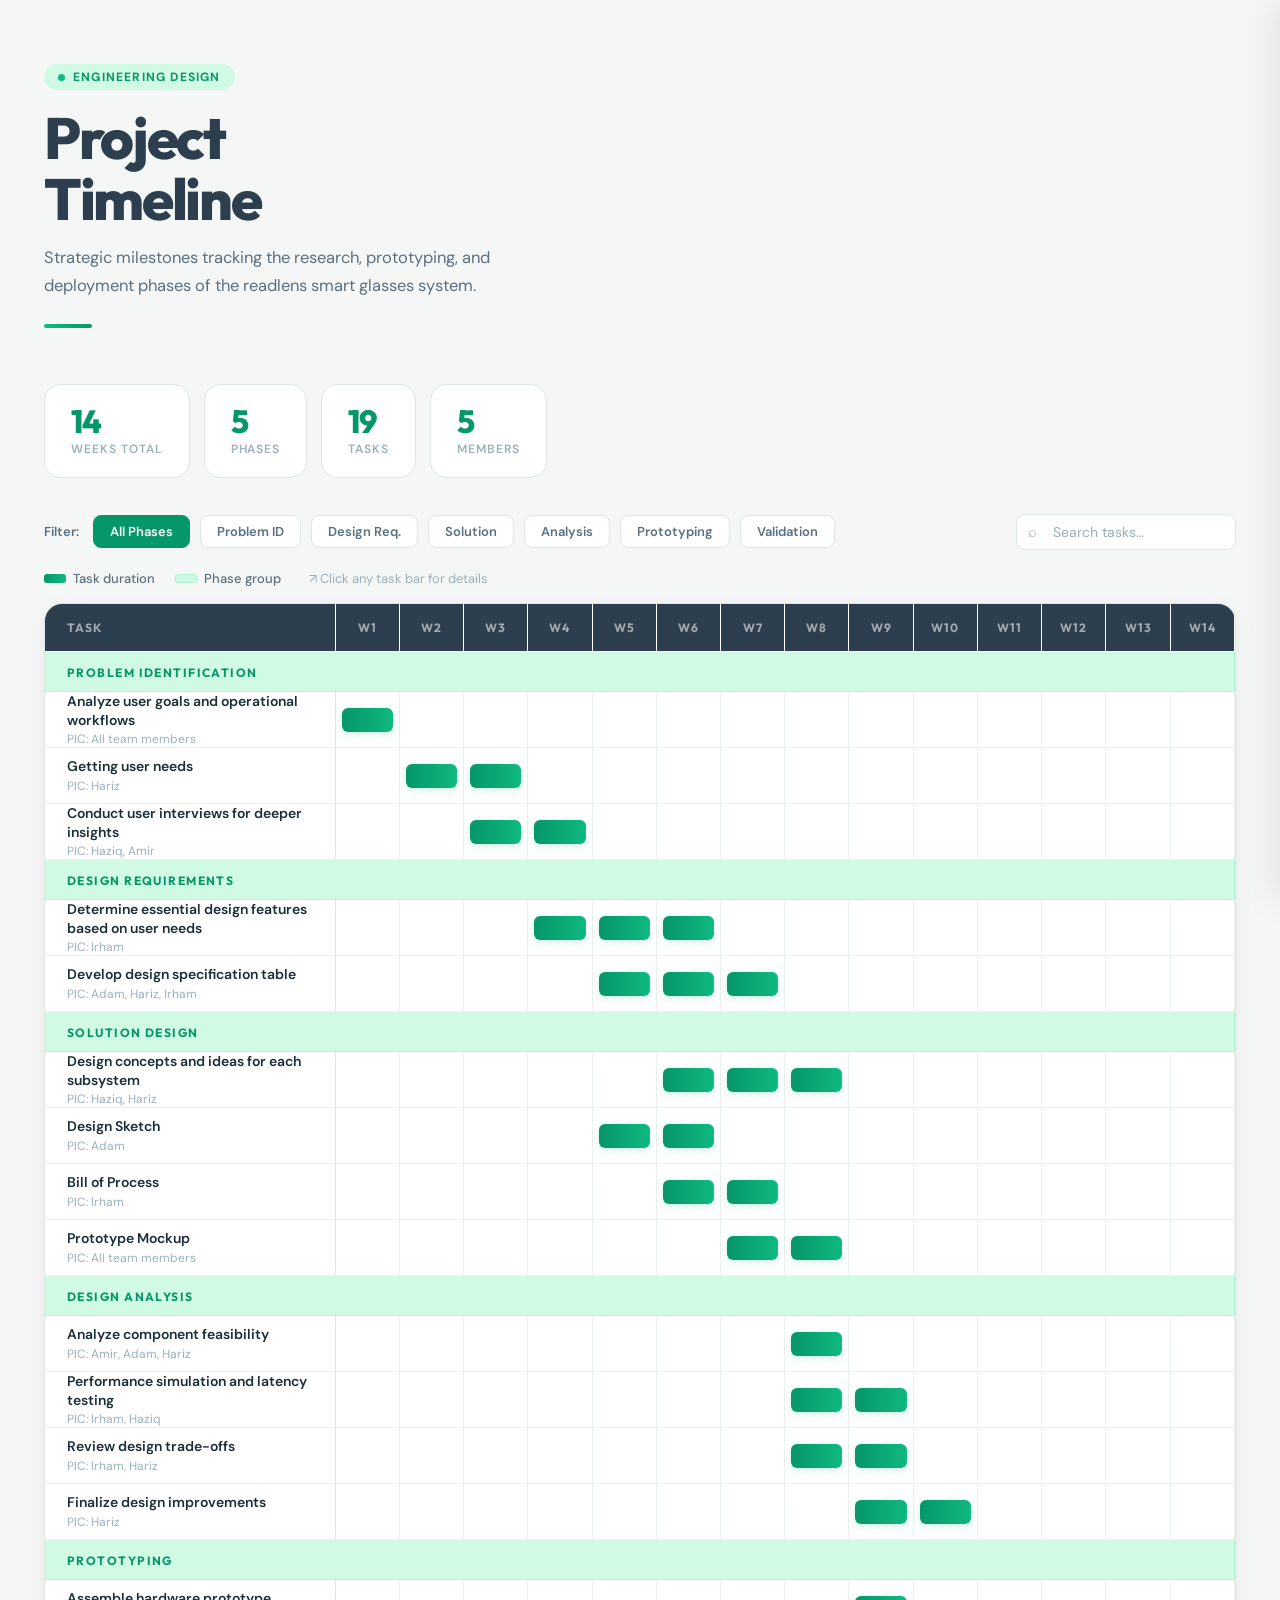
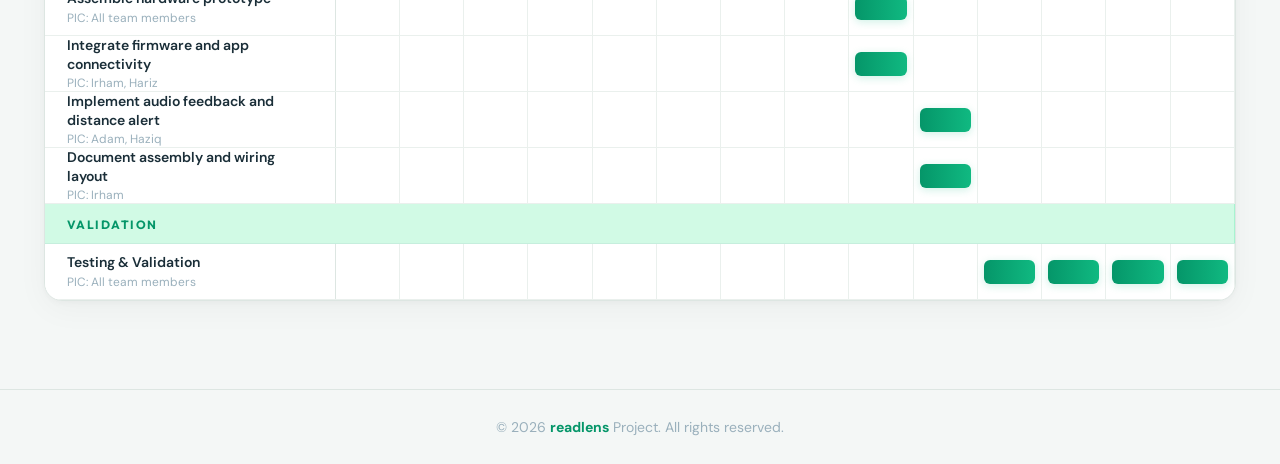
<file: gantt_chart.html>
<!DOCTYPE html>
<html lang="en">
<head>
<meta charset="UTF-8">
<meta name="viewport" content="width=device-width, initial-scale=1.0">
<title>readlens — Project Timeline</title>
<link href="https://fonts.googleapis.com/css2?family=DM+Sans:wght@300;400;500;600;700&family=Outfit:wght@400;600;700;800&display=swap" rel="stylesheet">
<style>
*, *::before, *::after { box-sizing: border-box; margin: 0; padding: 0; }

:root {
  --white:   #ffffff;
  --bg:      #f4f7f6;
  --bg2:     #edf2f0;
  --slate:   #2d3f4e;
  --slate2:  #3d5260;
  --slate-l: #647d8e;
  --slate-xl: #a0b4bf;
  --em:      #10b981;
  --em2:     #059669;
  --em3:     #d1fae5;
  --em4:     #a7f3d0;
  --border:  #dde6e2;
  --border2: #eaf0ed;
  --text:    #1a2e38;
  --muted:   #5a7080;
  --faint:   #9ab0bc;
  --label-w: 280px;
  --wk-w:    62px;
  --row-h:   56px;
  --cat-h:   40px;
}

html { scroll-behavior: smooth; }

body {
  background: var(--bg);
  color: var(--text);
  font-family: 'DM Sans', sans-serif;
  min-height: 100vh;
}

/* ── NAV ── */
nav {
  position: sticky; top: 0; z-index: 200;
  height: 68px;
  background: rgba(255,255,255,0.94);
  backdrop-filter: blur(14px);
  border-bottom: 1px solid var(--border);
  display: flex; align-items: center;
  padding: 0 44px; gap: 0;
  box-shadow: 0 1px 0 rgba(0,0,0,0.04);
}

.nav-logo {
  font-family: 'Outfit', sans-serif;
  font-size: 20px; font-weight: 800;
  color: var(--slate); text-decoration: none;
  letter-spacing: -0.03em; margin-right: auto;
}
.nav-logo span { color: var(--em); }

.nav-links { display: flex; gap: 2px; list-style: none; }
.nav-links a {
  color: var(--muted); text-decoration: none;
  font-size: 14px; font-weight: 500;
  padding: 7px 15px; border-radius: 8px;
  transition: color .18s, background .18s;
}
.nav-links a:hover { color: var(--slate); background: var(--bg2); }
.nav-links a.active { color: var(--em2); background: var(--em3); }

/* ── PAGE ── */
.page { max-width: 1380px; margin: 0 auto; padding: 64px 44px 88px; }

/* ── HERO ── */
.hero {
  margin-bottom: 56px;
  opacity: 0; animation: fadeUp .7s ease forwards .05s;
  display: grid; grid-template-columns: 1fr auto; gap: 32px; align-items: end;
}

.hero-left {}

.hero-tag {
  display: inline-flex; align-items: center; gap: 8px;
  background: var(--em3); color: var(--em2);
  font-size: 12px; font-weight: 700;
  letter-spacing: .1em; text-transform: uppercase;
  padding: 5px 14px; border-radius: 999px;
  margin-bottom: 18px;
}
.hero-tag-dot { width: 7px; height: 7px; border-radius: 50%; background: var(--em); }

.hero h1 {
  font-family: 'Outfit', sans-serif;
  font-size: clamp(36px, 5vw, 58px);
  font-weight: 800; letter-spacing: -.04em;
  color: var(--slate); line-height: 1.05;
}

.hero p {
  margin-top: 14px; color: var(--muted);
  font-size: 16.5px; line-height: 1.7;
  max-width: 480px; font-weight: 400;
}

.hero-accent {
  width: 48px; height: 4px;
  background: linear-gradient(90deg, var(--em), var(--em2));
  border-radius: 2px; margin-top: 24px;
}

/* ── STAT CARDS ── */
.stats-row {
  display: flex; gap: 14px; flex-wrap: wrap;
  margin-bottom: 36px;
  opacity: 0; animation: fadeUp .7s ease forwards .15s;
}

.stat {
  background: var(--white);
  border: 1px solid var(--border);
  border-radius: 16px;
  padding: 20px 26px;
  display: flex; flex-direction: column; gap: 4px;
  cursor: default;
  transition: transform .2s ease, box-shadow .2s ease, border-color .2s;
  position: relative; overflow: hidden;
}

.stat::before {
  content: '';
  position: absolute; top: 0; left: 0; right: 0; height: 3px;
  background: linear-gradient(90deg, var(--em), var(--em2));
  border-radius: 16px 16px 0 0;
  transform: scaleX(0); transform-origin: left;
  transition: transform .3s ease;
}

.stat:hover { transform: translateY(-3px); box-shadow: 0 8px 24px rgba(16,185,129,.12); border-color: var(--em4); }
.stat:hover::before { transform: scaleX(1); }

.stat-num {
  font-family: 'Outfit', sans-serif;
  font-size: 32px; font-weight: 800;
  letter-spacing: -.04em; color: var(--em2);
  line-height: 1;
}

.stat-label {
  font-size: 12px; font-weight: 600;
  color: var(--faint); text-transform: uppercase; letter-spacing: .08em;
}

/* ── FILTERS / CONTROLS ── */
.controls {
  display: flex; gap: 10px; align-items: center; flex-wrap: wrap;
  margin-bottom: 20px;
  opacity: 0; animation: fadeUp .7s ease forwards .22s;
}

.filter-label {
  font-size: 13px; font-weight: 600; color: var(--muted);
  margin-right: 4px;
}

.filter-btn {
  padding: 7px 16px;
  border-radius: 8px;
  border: 1.5px solid var(--border);
  background: var(--white);
  color: var(--muted);
  font-family: 'DM Sans', sans-serif;
  font-size: 13px; font-weight: 600;
  cursor: pointer;
  transition: all .18s ease;
}
.filter-btn:hover { border-color: var(--em); color: var(--em2); background: var(--em3); }
.filter-btn.active { border-color: var(--em2); color: var(--white); background: var(--em2); }

.controls-right { margin-left: auto; display: flex; gap: 10px; align-items: center; }

.search-wrap {
  position: relative;
}
.search-icon {
  position: absolute; left: 12px; top: 50%; transform: translateY(-50%);
  color: var(--faint); pointer-events: none;
  font-size: 15px;
}
.search-input {
  padding: 8px 14px 8px 36px;
  border: 1.5px solid var(--border);
  border-radius: 9px; background: var(--white);
  font-family: 'DM Sans', sans-serif;
  font-size: 14px; color: var(--text);
  width: 220px;
  transition: border-color .18s, box-shadow .18s;
  outline: none;
}
.search-input:focus { border-color: var(--em); box-shadow: 0 0 0 3px rgba(16,185,129,.12); }
.search-input::placeholder { color: var(--faint); }

/* ── LEGEND ── */
.legend {
  display: flex; gap: 20px; margin-bottom: 16px; flex-wrap: wrap;
  opacity: 0; animation: fadeUp .7s ease forwards .27s;
  align-items: center;
}

.legend-item { display: flex; align-items: center; gap: 7px; font-size: 13px; color: var(--muted); font-weight: 500; }
.legend-swatch { width: 22px; height: 9px; border-radius: 3px; }
.legend-swatch.bar { background: linear-gradient(90deg, var(--em2), var(--em)); }
.legend-swatch.cat { background: var(--em3); border: 1px solid var(--em4); }

/* ── CHART ── */
.chart-wrap {
  opacity: 0; animation: fadeUp .7s ease forwards .3s;
}

.chart-container {
  border: 1px solid var(--border);
  border-radius: 18px; overflow: hidden;
  background: var(--white);
  box-shadow: 0 2px 8px rgba(0,0,0,.04), 0 8px 32px rgba(0,0,0,.04);
}

.chart-scroll { overflow-x: auto; }
.chart-scroll::-webkit-scrollbar { height: 6px; }
.chart-scroll::-webkit-scrollbar-track { background: var(--bg2); }
.chart-scroll::-webkit-scrollbar-thumb { background: var(--slate-xl); border-radius: 3px; }

table { border-collapse: collapse; width: max-content; min-width: 100%; }

/* HEADER */
.thead-row th {
  position: sticky; top: 0; z-index: 10;
  height: 48px;
  background: var(--slate);
  border-bottom: 1px solid rgba(255,255,255,.08);
  font-family: 'Outfit', sans-serif;
  font-size: 12px; font-weight: 700;
  letter-spacing: .08em; text-transform: uppercase;
  color: rgba(255,255,255,.55);
}

.th-label {
  width: var(--label-w); min-width: var(--label-w);
  text-align: left; padding: 0 22px;
  border-right: 1px solid rgba(255,255,255,.08);
  background: var(--slate2);
  position: sticky; left: 0; z-index: 11;
  color: rgba(255,255,255,.8);
}

.th-week {
  width: var(--wk-w); min-width: var(--wk-w);
  text-align: center;
  border-right: 1px solid rgba(255,255,255,.06);
  color: rgba(255,255,255,.45);
}

/* BODY */
td {
  height: var(--row-h);
  border-bottom: 1px solid var(--border2);
  border-right: 1px solid var(--border2);
  transition: background .15s;
}

.td-label {
  width: var(--label-w); min-width: var(--label-w);
  padding: 0 22px;
  border-right: 1px solid var(--border);
  background: var(--white);
  position: sticky; left: 0; z-index: 5;
  vertical-align: middle;
  transition: background .15s;
}

.label-main { font-size: 14px; font-weight: 600; color: var(--text); line-height: 1.3; }
.label-pic { font-size: 12px; color: var(--faint); margin-top: 3px; line-height: 1.3; }

.td-week { vertical-align: middle; padding: 0 6px; }

/* ROW HOVER */
.data-row { cursor: pointer; }
.data-row:hover td { background: #f0faf7; }
.data-row:hover .td-label { background: #e8f7f2; }

/* CATEGORY ROWS */
.cat-row td {
  height: var(--cat-h) !important;
  background: #f0faf7 !important;
  border-bottom: 1px solid #c6eedd !important;
}
.cat-row .td-label {
  background: var(--em3) !important;
  border-right-color: var(--em4) !important;
}
.cat-label {
  font-family: 'Outfit', sans-serif;
  font-size: 12px; font-weight: 700;
  letter-spacing: .12em; text-transform: uppercase;
  color: var(--em2);
}

/* GANTT BAR */
.gantt-bar {
  height: 24px; border-radius: 6px;
  background: linear-gradient(90deg, var(--em2), var(--em));
  position: relative; overflow: hidden;
  transform-origin: left center;
  transform: scaleX(0);
  transition: transform .7s cubic-bezier(.22,1,.36,1);
  box-shadow: 0 2px 8px rgba(16,185,129,.2);
  cursor: pointer;
}

.gantt-bar.animate { transform: scaleX(1); }

.gantt-bar::after {
  content: '';
  position: absolute; inset: 0;
  background: linear-gradient(90deg, transparent, rgba(255,255,255,.3), transparent);
  transform: translateX(-100%);
  animation: shimmer 3s ease-in-out infinite;
  animation-delay: var(--sd, 0s);
}

.gantt-bar:hover {
  filter: brightness(1.08);
  box-shadow: 0 4px 16px rgba(16,185,129,.35);
}

/* HIGHLIGHT / FADE */
.data-row.faded td { opacity: .28; }
.data-row.faded .td-label { opacity: .28; }
.data-row.highlighted .gantt-bar { box-shadow: 0 0 0 2px var(--em), 0 4px 16px rgba(16,185,129,.3); }

/* ── TOOLTIP ── */
.tooltip {
  position: fixed;
  background: var(--slate);
  color: #fff;
  border-radius: 10px;
  padding: 10px 14px;
  font-size: 13px;
  font-weight: 500;
  pointer-events: none;
  opacity: 0;
  transform: translateY(6px);
  transition: opacity .18s, transform .18s;
  z-index: 9999;
  max-width: 240px;
  line-height: 1.5;
  box-shadow: 0 8px 24px rgba(0,0,0,.2);
}
.tooltip.show { opacity: 1; transform: translateY(0); }
.tooltip-task { font-size: 14px; font-weight: 700; margin-bottom: 4px; color: var(--em); }
.tooltip-pic { color: rgba(255,255,255,.6); font-size: 12px; }
.tooltip-weeks { color: rgba(255,255,255,.8); font-size: 12px; margin-top: 4px; }

/* ── DETAIL PANEL ── */
.detail-panel {
  position: fixed; right: 0; top: 0; bottom: 0;
  width: 320px; background: var(--white);
  border-left: 1px solid var(--border);
  box-shadow: -8px 0 32px rgba(0,0,0,.08);
  transform: translateX(100%);
  transition: transform .35s cubic-bezier(.22,1,.36,1);
  z-index: 150; overflow-y: auto;
  padding: 28px 28px;
  display: flex; flex-direction: column; gap: 20px;
}
.detail-panel.open { transform: translateX(0); }

.panel-close {
  position: absolute; top: 16px; right: 16px;
  background: var(--bg2); border: none; border-radius: 8px;
  width: 32px; height: 32px; cursor: pointer;
  display: flex; align-items: center; justify-content: center;
  font-size: 18px; color: var(--muted);
  transition: background .18s, color .18s;
}
.panel-close:hover { background: var(--em3); color: var(--em2); }

.panel-phase {
  font-size: 11px; font-weight: 700; letter-spacing: .1em; text-transform: uppercase;
  color: var(--em2); background: var(--em3);
  padding: 4px 10px; border-radius: 999px; display: inline-block;
}

.panel-task { font-family: 'Outfit', sans-serif; font-size: 20px; font-weight: 800; color: var(--slate); letter-spacing: -.02em; line-height: 1.2; margin-top: 8px; }

.panel-section { display: flex; flex-direction: column; gap: 6px; }
.panel-section-label { font-size: 11px; font-weight: 700; letter-spacing: .08em; text-transform: uppercase; color: var(--faint); }
.panel-section-val { font-size: 14px; font-weight: 500; color: var(--text); }

.panel-pic-chips { display: flex; gap: 6px; flex-wrap: wrap; margin-top: 4px; }
.chip {
  background: var(--em3); color: var(--em2);
  font-size: 12px; font-weight: 600;
  padding: 4px 12px; border-radius: 999px;
}

.panel-timeline {
  display: flex; gap: 8px; align-items: center;
}
.timeline-weeks {
  display: flex; gap: 4px;
}
.wk-pip {
  width: 24px; height: 24px; border-radius: 6px;
  background: var(--bg2); border: 1.5px solid var(--border);
  font-size: 10px; font-weight: 700; color: var(--faint);
  display: flex; align-items: center; justify-content: center;
  transition: all .18s;
}
.wk-pip.active { background: var(--em2); border-color: var(--em2); color: #fff; }

.panel-divider { height: 1px; background: var(--border); }

/* PROGRESS BAR in panel */
.progress-wrap { }
.progress-label { font-size: 12px; color: var(--muted); font-weight: 500; margin-bottom: 6px; display: flex; justify-content: space-between; }
.progress-track { height: 8px; background: var(--bg2); border-radius: 4px; overflow: hidden; }
.progress-fill { height: 100%; border-radius: 4px; background: linear-gradient(90deg, var(--em2), var(--em)); transition: width .5s ease .1s; }

/* ── WEEK HOVER COLUMN ── */
.col-hover { background: rgba(16,185,129,.05) !important; }

/* ── FOOTER ── */
footer {
  border-top: 1px solid var(--border);
  text-align: center; padding: 28px 44px;
  color: var(--faint); font-size: 14px;
}
footer span { color: var(--em2); font-weight: 700; }

/* ── ANIMATIONS ── */
@keyframes shimmer {
  0%,65%,100% { transform: translateX(-100%); }
  35% { transform: translateX(100%); }
}

@keyframes fadeUp {
  from { opacity: 0; transform: translateY(18px); }
  to   { opacity: 1; transform: translateY(0); }
}

@media (max-width: 720px) {
  nav { padding: 0 20px; }
  .nav-links { display: none; }
  .page { padding: 40px 20px 60px; }
  .hero { grid-template-columns: 1fr; }
  .detail-panel { width: 100%; top: auto; bottom: 0; height: 70vh; border-left: none; border-top: 1px solid var(--border); transform: translateY(100%); }
  .detail-panel.open { transform: translateY(0); }
}
</style>
</head>
<body>



<!-- TOOLTIP -->
<div class="tooltip" id="tooltip">
  <div class="tooltip-task" id="tt-task"></div>
  <div class="tooltip-pic" id="tt-pic"></div>
  <div class="tooltip-weeks" id="tt-weeks"></div>
</div>

<!-- IFRAME DETECT -->
<script>
  if (window.self !== window.top) {
    document.documentElement.style.background = 'transparent';
    document.addEventListener("DOMContentLoaded", () => {
      const nav = document.querySelector('nav');
      const hero = document.querySelector('.hero');
      const footer = document.querySelector('footer');
      if (nav) nav.style.display = 'none';
      if (hero) hero.style.display = 'none';
      if (footer) footer.style.display = 'none';
      document.body.style.minHeight = 'auto';
      document.querySelector('.page').style.padding = '0';
    });
  }
</script>

<!-- DETAIL PANEL -->
<div class="detail-panel" id="detail-panel">
  <button class="panel-close" id="panel-close" aria-label="Close panel">✕</button>
  <div>
    <div class="panel-phase" id="panel-phase">Phase</div>
    <div class="panel-task" id="panel-task">Task name</div>
  </div>
  <div class="panel-divider"></div>
  <div class="panel-section">
    <div class="panel-section-label">Team Members</div>
    <div class="panel-pic-chips" id="panel-chips"></div>
  </div>
  <div class="panel-section">
    <div class="panel-section-label">Duration</div>
    <div class="panel-section-val" id="panel-dur"></div>
  </div>
  <div class="panel-section">
    <div class="panel-section-label">Weeks</div>
    <div class="timeline-weeks" id="panel-wks"></div>
  </div>
  <div class="panel-divider"></div>
  <div class="progress-wrap">
    <div class="progress-label">
      <span>Overall project progress</span>
      <span id="panel-pct">0%</span>
    </div>
    <div class="progress-track"><div class="progress-fill" id="panel-prog" style="width:0%"></div></div>
  </div>
</div>

<!-- MAIN -->
<main class="page">

  <!-- HERO -->
  <div class="hero">
    <div class="hero-left">
      <div class="hero-tag"><div class="hero-tag-dot"></div> Engineering Design</div>
      <h1>Project<br>Timeline</h1>
      <p>Strategic milestones tracking the research, prototyping, and deployment phases of the readlens smart glasses system.</p>
      <div class="hero-accent"></div>
    </div>
  </div>

  <!-- STATS -->
  <div class="stats-row">
    <div class="stat"><div class="stat-num">14</div><div class="stat-label">Weeks Total</div></div>
    <div class="stat"><div class="stat-num">5</div><div class="stat-label">Phases</div></div>
    <div class="stat"><div class="stat-num">19</div><div class="stat-label">Tasks</div></div>
    <div class="stat"><div class="stat-num">5</div><div class="stat-label">Members</div></div>
  </div>

  <!-- CONTROLS -->
  <div class="controls">
    <span class="filter-label">Filter:</span>
    <button class="filter-btn active" data-filter="all">All Phases</button>
    <button class="filter-btn" data-filter="Problem Identification">Problem ID</button>
    <button class="filter-btn" data-filter="Design Requirements">Design Req.</button>
    <button class="filter-btn" data-filter="Solution Design">Solution</button>
    <button class="filter-btn" data-filter="Design Analysis">Analysis</button>
    <button class="filter-btn" data-filter="Prototyping">Prototyping</button>
    <button class="filter-btn" data-filter="Validation">Validation</button>
    <div class="controls-right">
      <div class="search-wrap">
        <span class="search-icon">⌕</span>
        <input class="search-input" type="text" id="search-input" placeholder="Search tasks…">
      </div>
    </div>
  </div>

  <!-- LEGEND -->
  <div class="legend">
    <div class="legend-item"><div class="legend-swatch bar"></div>Task duration</div>
    <div class="legend-item"><div class="legend-swatch cat"></div>Phase group</div>
    <span style="font-size:13px;color:var(--faint);margin-left:8px;">↗ Click any task bar for details</span>
  </div>

  <!-- CHART -->
  <div class="chart-wrap">
    <div class="chart-container">
      <div class="chart-scroll" id="chart-scroll">
        <table id="gantt">
          <thead>
            <tr class="thead-row">
              <th class="th-label">Task</th>
              <th class="th-week">W1</th><th class="th-week">W2</th><th class="th-week">W3</th>
              <th class="th-week">W4</th><th class="th-week">W5</th><th class="th-week">W6</th>
              <th class="th-week">W7</th><th class="th-week">W8</th><th class="th-week">W9</th>
              <th class="th-week">W10</th><th class="th-week">W11</th><th class="th-week">W12</th>
              <th class="th-week">W13</th><th class="th-week">W14</th>
            </tr>
          </thead>
          <tbody id="gantt-body"></tbody>
        </table>
      </div>
    </div>
  </div>

</main>

<footer>© 2026 <span>readlens</span> Project. All rights reserved.</footer>

<script>
const WEEKS = 14;

const rows = [
  {cat:true,  phase:"Problem Identification"},
  {label:"Analyze user goals and operational workflows", pic:"All team members",     phase:"Problem Identification", s:1, e:1},
  {label:"Getting user needs",                           pic:"Hariz",                phase:"Problem Identification", s:2, e:3},
  {label:"Conduct user interviews for deeper insights",  pic:"Haziq, Amir",          phase:"Problem Identification", s:3, e:4},

  {cat:true,  phase:"Design Requirements"},
  {label:"Determine essential design features based on user needs", pic:"Irham",     phase:"Design Requirements",    s:4, e:6},
  {label:"Develop design specification table",           pic:"Adam, Hariz, Irham",   phase:"Design Requirements",    s:5, e:7},

  {cat:true,  phase:"Solution Design"},
  {label:"Design concepts and ideas for each subsystem", pic:"Haziq, Hariz",         phase:"Solution Design",        s:6, e:8},
  {label:"Design Sketch",                                pic:"Adam",                 phase:"Solution Design",        s:5, e:6},
  {label:"Bill of Process",                              pic:"Irham",                phase:"Solution Design",        s:6, e:7},
  {label:"Prototype Mockup",                             pic:"All team members",     phase:"Solution Design",        s:7, e:8},

  {cat:true,  phase:"Design Analysis"},
  {label:"Analyze component feasibility",                pic:"Amir, Adam, Hariz",    phase:"Design Analysis",        s:8, e:8},
  {label:"Performance simulation and latency testing",   pic:"Irham, Haziq",         phase:"Design Analysis",        s:8, e:9},
  {label:"Review design trade-offs",                     pic:"Irham, Hariz",         phase:"Design Analysis",        s:8, e:9},
  {label:"Finalize design improvements",                 pic:"Hariz",                phase:"Design Analysis",        s:9, e:10},

  {cat:true,  phase:"Prototyping"},
  {label:"Assemble hardware prototype",                  pic:"All team members",     phase:"Prototyping",            s:9,  e:9},
  {label:"Integrate firmware and app connectivity",      pic:"Irham, Hariz",         phase:"Prototyping",            s:9,  e:9},
  {label:"Implement audio feedback and distance alert",  pic:"Adam, Haziq",          phase:"Prototyping",            s:10, e:10},
  {label:"Document assembly and wiring layout",          pic:"Irham",                phase:"Prototyping",            s:10, e:10},

  {cat:true,  phase:"Validation"},
  {label:"Testing & Validation",                         pic:"All team members",     phase:"Validation",             s:11, e:14},
];

const tbody = document.getElementById("gantt-body");
const tooltip = document.getElementById("tooltip");
const panel = document.getElementById("detail-panel");
let currentPhase = "all";
let activeRow = null;
let ti = 0;

rows.forEach((row, idx) => {
  const tr = document.createElement("tr");
  tr.dataset.phase = row.phase || (row.cat ? row.phase : "");

  if (row.cat) {
    tr.classList.add("cat-row");
    tr.dataset.catname = row.phase;
    const td = document.createElement("td");
    td.className = "td-label";
    td.colSpan = WEEKS + 1;
    td.innerHTML = `<span class="cat-label">${row.phase}</span>`;
    tr.appendChild(td);
  } else {
    tr.classList.add("data-row");
    tr.dataset.label = row.label.toLowerCase();
    tr.dataset.rowPhase = row.phase;
    tr.dataset.rowLabel = row.label;
    tr.dataset.rowPic = row.pic;
    tr.dataset.rowS = row.s;
    tr.dataset.rowE = row.e;

    const tdL = document.createElement("td");
    tdL.className = "td-label";
    tdL.innerHTML = `<div class="label-main">${row.label}</div><div class="label-pic">PIC: ${row.pic}</div>`;
    tr.appendChild(tdL);

    const delay = ti * 0.05;
    for (let w = 1; w <= WEEKS; w++) {
      const td = document.createElement("td");
      td.className = "td-week";
      td.dataset.week = w;

      if (w >= row.s && w <= row.e) {
        const bar = document.createElement("div");
        bar.className = "gantt-bar";
        bar.style.transitionDelay = `${delay + (w - row.s) * 0.03}s`;
        bar.style.setProperty("--sd", `${delay}s`);
        td.appendChild(bar);
      }
      tr.appendChild(td);
    }

    // Row click → open panel
    tr.addEventListener("click", () => openPanel(tr));

    // Bar hover tooltip
    tr.addEventListener("mousemove", (e) => {
      document.getElementById("tt-task").textContent = row.label;
      document.getElementById("tt-pic").textContent = "PIC: " + row.pic;
      document.getElementById("tt-weeks").textContent = `Weeks ${row.s}–${row.e} · ${row.e - row.s + 1} week${row.e - row.s === 0 ? "" : "s"}`;
      tooltip.style.left = (e.clientX + 14) + "px";
      tooltip.style.top  = (e.clientY - 10) + "px";
      tooltip.classList.add("show");
    });

    tr.addEventListener("mouseleave", () => tooltip.classList.remove("show"));

    ti++;
  }

  tbody.appendChild(tr);
});

// ── ANIMATE BARS ──
const obs = new IntersectionObserver(entries => {
  if (entries[0].isIntersecting) {
    document.querySelectorAll(".gantt-bar").forEach(b => b.classList.add("animate"));
    obs.disconnect();
  }
}, { threshold: 0.05 });
obs.observe(document.getElementById("gantt"));

// ── OPEN DETAIL PANEL ──
function openPanel(tr) {
  const label   = tr.dataset.rowLabel;
  const pic     = tr.dataset.rowPic;
  const phase   = tr.dataset.rowPhase;
  const s       = parseInt(tr.dataset.rowS);
  const e       = parseInt(tr.dataset.rowE);
  const dur     = e - s + 1;

  document.getElementById("panel-phase").textContent = phase;
  document.getElementById("panel-task").textContent  = label;
  document.getElementById("panel-dur").textContent   = `${dur} week${dur > 1 ? "s" : ""} (Week ${s} – Week ${e})`;

  // Chips
  const chips = document.getElementById("panel-chips");
  chips.innerHTML = "";
  pic.split(/[,·]/).map(p => p.trim()).filter(Boolean).forEach(p => {
    const c = document.createElement("div");
    c.className = "chip";
    c.textContent = p;
    chips.appendChild(c);
  });

  // Week pips
  const wksEl = document.getElementById("panel-wks");
  wksEl.innerHTML = "";
  for (let w = 1; w <= WEEKS; w++) {
    const pip = document.createElement("div");
    pip.className = "wk-pip" + (w >= s && w <= e ? " active" : "");
    pip.textContent = w;
    wksEl.appendChild(pip);
  }

  // Progress (simplified: this task's end week / 14)
  const pct = Math.round((e / WEEKS) * 100);
  document.getElementById("panel-pct").textContent = pct + "%";
  document.getElementById("panel-prog").style.width = "0%";
  setTimeout(() => { document.getElementById("panel-prog").style.width = pct + "%"; }, 50);

  // Highlight row
  document.querySelectorAll(".data-row").forEach(r => {
    r.classList.remove("highlighted");
    if (r !== tr) r.classList.add("faded");
  });
  tr.classList.remove("faded");
  tr.classList.add("highlighted");

  activeRow = tr;
  panel.classList.add("open");
}

// ── CLOSE PANEL ──
document.getElementById("panel-close").addEventListener("click", closePanel);
document.addEventListener("keydown", e => { if (e.key === "Escape") closePanel(); });

function closePanel() {
  panel.classList.remove("open");
  document.querySelectorAll(".data-row").forEach(r => {
    r.classList.remove("faded", "highlighted");
  });
  activeRow = null;
}

// ── FILTER BUTTONS ──
document.querySelectorAll(".filter-btn").forEach(btn => {
  btn.addEventListener("click", () => {
    document.querySelectorAll(".filter-btn").forEach(b => b.classList.remove("active"));
    btn.classList.add("active");
    currentPhase = btn.dataset.filter;
    applyFilters();
    closePanel();
  });
});

// ── SEARCH ──
document.getElementById("search-input").addEventListener("input", e => {
  applyFilters(e.target.value.toLowerCase());
});

function applyFilters(search = "") {
  let lastCat = null;
  const allRows = document.querySelectorAll("#gantt-body tr");

  allRows.forEach(tr => {
    if (tr.classList.contains("cat-row")) {
      lastCat = tr;
      return;
    }
    const phaseMatch = currentPhase === "all" || tr.dataset.rowPhase === currentPhase;
    const searchMatch = !search || tr.dataset.label.includes(search);
    const show = phaseMatch && searchMatch;
    tr.style.display = show ? "" : "none";
  });

  // Show/hide category rows based on whether they have visible children
  allRows.forEach(tr => {
    if (!tr.classList.contains("cat-row")) return;
    const phaseName = tr.dataset.catname;
    const hasVisible = [...allRows].some(r =>
      !r.classList.contains("cat-row") &&
      r.dataset.rowPhase === phaseName &&
      r.style.display !== "none"
    );
    tr.style.display = hasVisible ? "" : "none";
  });
}

// ── WEEK COLUMN HOVER ──
const chartScroll = document.getElementById("chart-scroll");
chartScroll.addEventListener("mousemove", e => {
  const cell = e.target.closest(".td-week");
  if (!cell) { clearColHover(); return; }
  const week = cell.dataset.week;
  if (!week) return;
  clearColHover();
  document.querySelectorAll(`.td-week[data-week="${week}"]`).forEach(c => c.classList.add("col-hover"));
});
chartScroll.addEventListener("mouseleave", clearColHover);
function clearColHover() {
  document.querySelectorAll(".col-hover").forEach(c => c.classList.remove("col-hover"));
}
</script>
</body>
</html>
</file>
